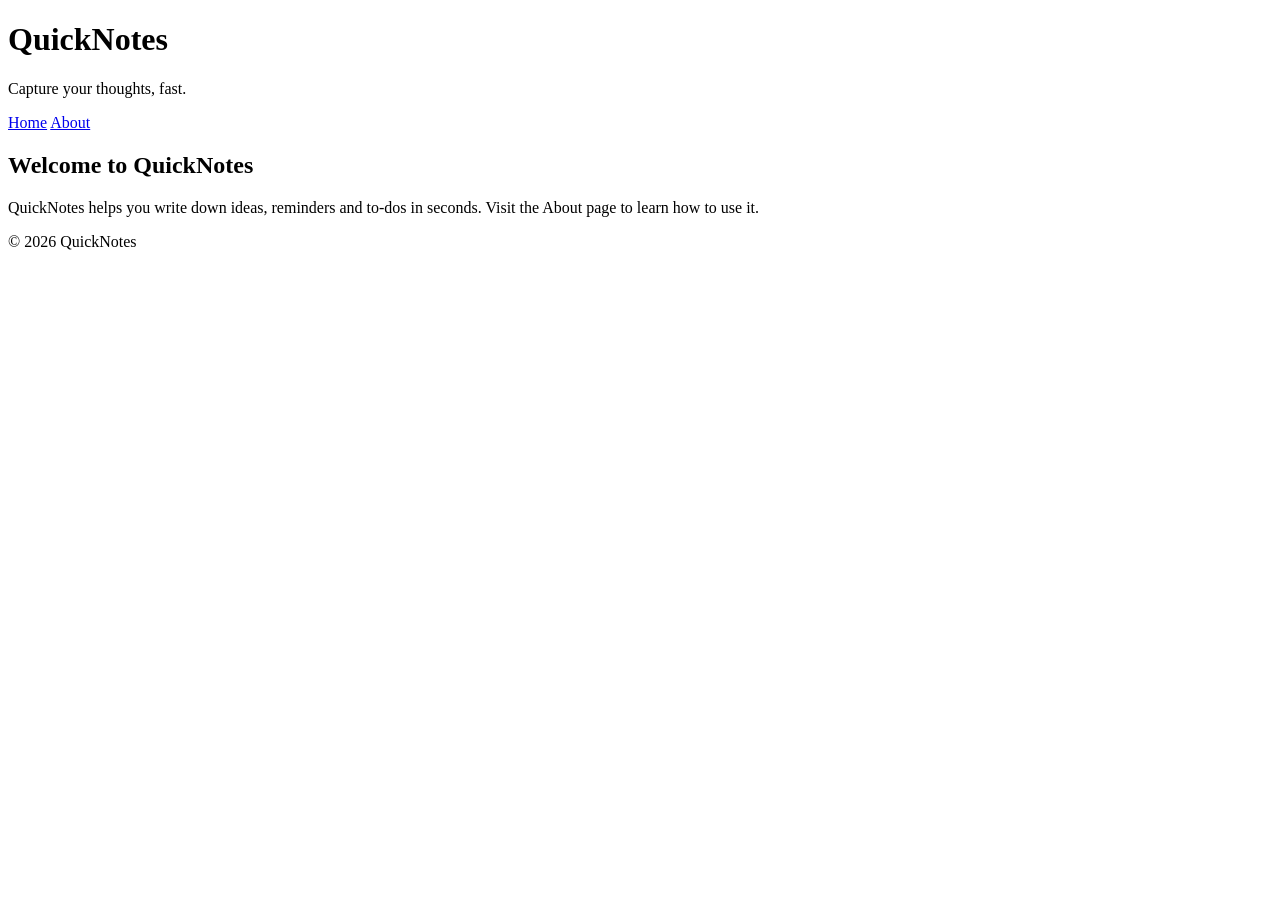
<file: day1/index.html>
<!DOCTYPE html>
<html lang="en">
<head>
  <meta charset="UTF-8">
  <meta name="viewport" content="width=device-width, initial-scale=1.0">
  <title>QuickNotes</title>
</head>
<body>
  <header>
    <h1>QuickNotes</h1>
    <p>Capture your thoughts, fast.</p>
    <nav>
      <a href="index.html">Home</a>
      <a href="about.html">About</a>
    </nav>
  </header>

  <main>
    <h2>Welcome to QuickNotes</h2>
    <p>
      QuickNotes helps you write down ideas, reminders and to-dos in seconds.
      Visit the About page to learn how to use it.
    </p>
  </main>

  <footer>
    <p>&copy; 2026 QuickNotes</p>
  </footer>
</body>
</html>
</file>
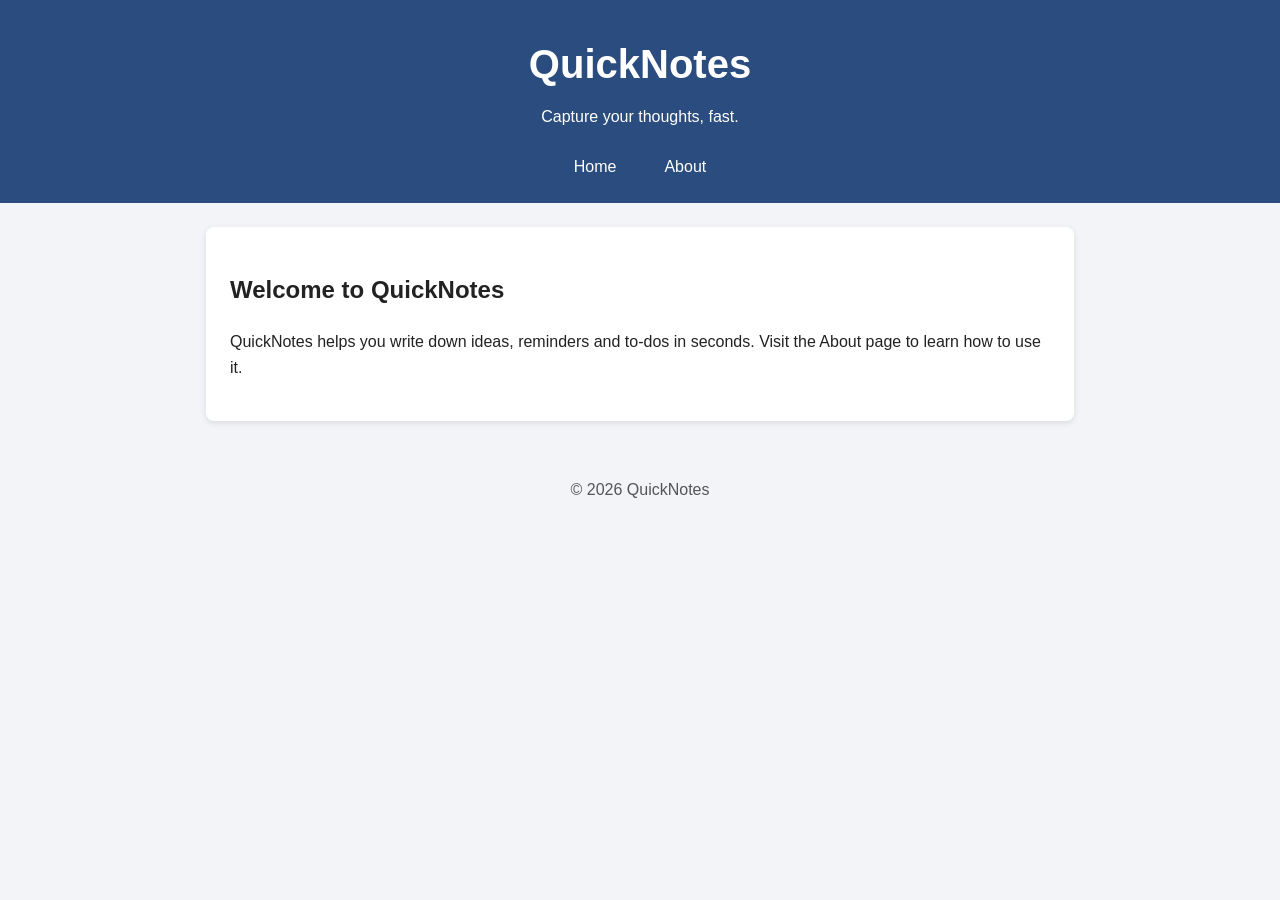
<file: day2/index.html>
<!DOCTYPE html>
<html lang="en">
<head>
  <meta charset="UTF-8">
  <meta name="viewport" content="width=device-width, initial-scale=1.0">
  <title>QuickNotes</title>
  <link rel="stylesheet" href="style.css">
</head>
<body>
  <header>
    <h1>QuickNotes</h1>
    <p>Capture your thoughts, fast.</p>
    <nav>
      <a href="index.html">Home</a>
      <a href="about.html">About</a>
    </nav>
  </header>

  <main>
    <section>
      <h2>Welcome to QuickNotes</h2>
      <p>
        QuickNotes helps you write down ideas, reminders and to-dos in seconds.
        Visit the About page to learn how to use it.
      </p>
    </section>
  </main>

  <footer>
    <p>&copy; 2026 QuickNotes</p>
  </footer>
</body>
</html>
</file>
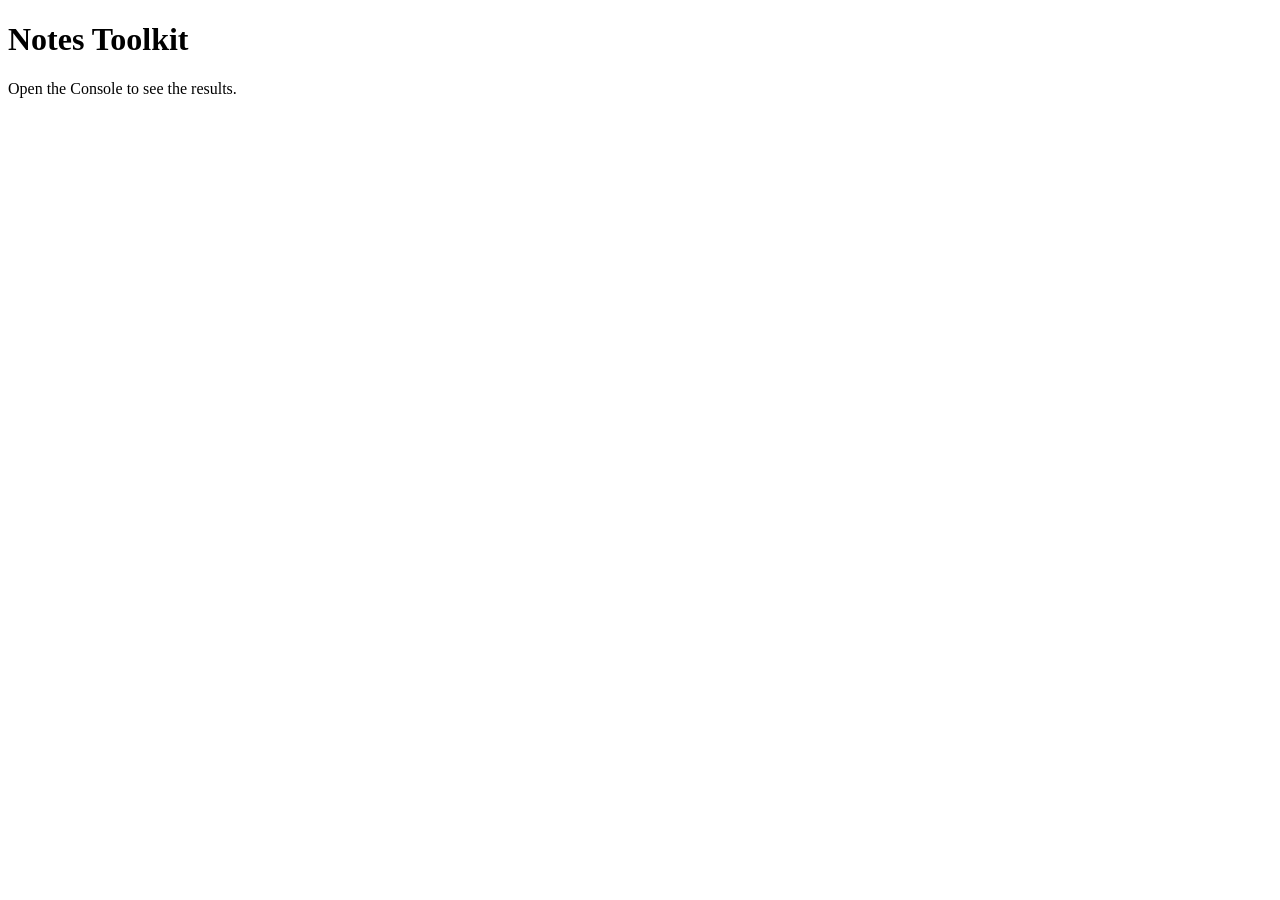
<file: day3/index.html>
<!DOCTYPE html>
<html lang="en">
<head>
  <meta charset="UTF-8">
  <meta name="viewport" content="width=device-width, initial-scale=1.0">
  <title>Notes Toolkit</title>
  <script src="script.js" defer></script>
</head>
<body>
  <h1>Notes Toolkit</h1>
  <p>Open the Console to see the results.</p>
</body>
</html>
</file>
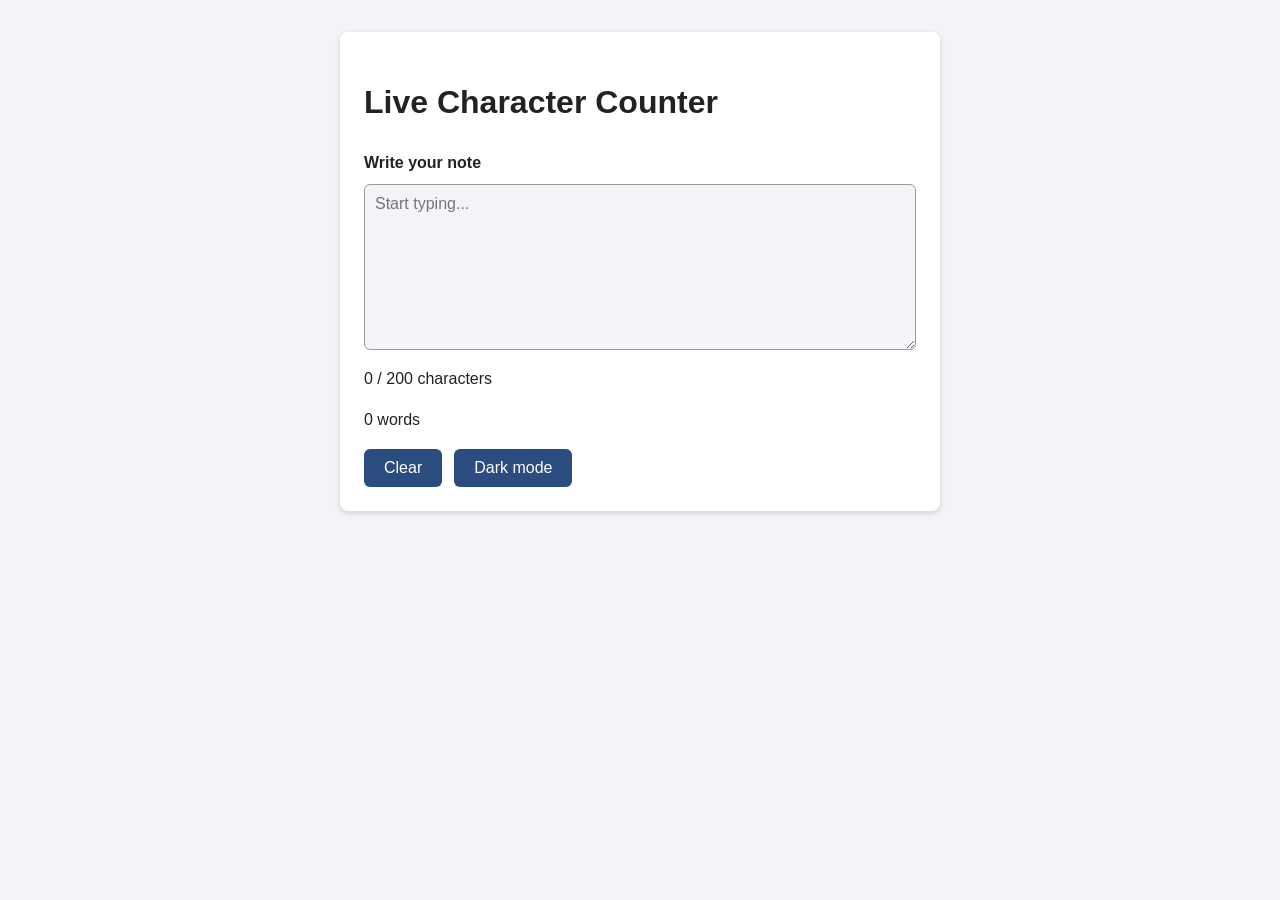
<file: day4/index.html>
<!DOCTYPE html>
<html lang="en">
<head>
  <meta charset="UTF-8">
  <meta name="viewport" content="width=device-width, initial-scale=1.0">
  <title>Live Character Counter</title>
  <link rel="stylesheet" href="style.css">
  <script src="script.js" defer></script>
</head>
<body>
  <main>
    <h1>Live Character Counter</h1>

    <label for="note-text">Write your note</label>
    <textarea id="note-text" rows="8" placeholder="Start typing..."></textarea>

    <p id="char-count">0 / 200 characters</p>
    <p id="word-count">0 words</p>

    <div class="buttons">
      <button id="clear-btn" type="button">Clear</button>
      <button id="theme-toggle" type="button">Dark mode</button>
    </div>
  </main>
</body>
</html>
</file>
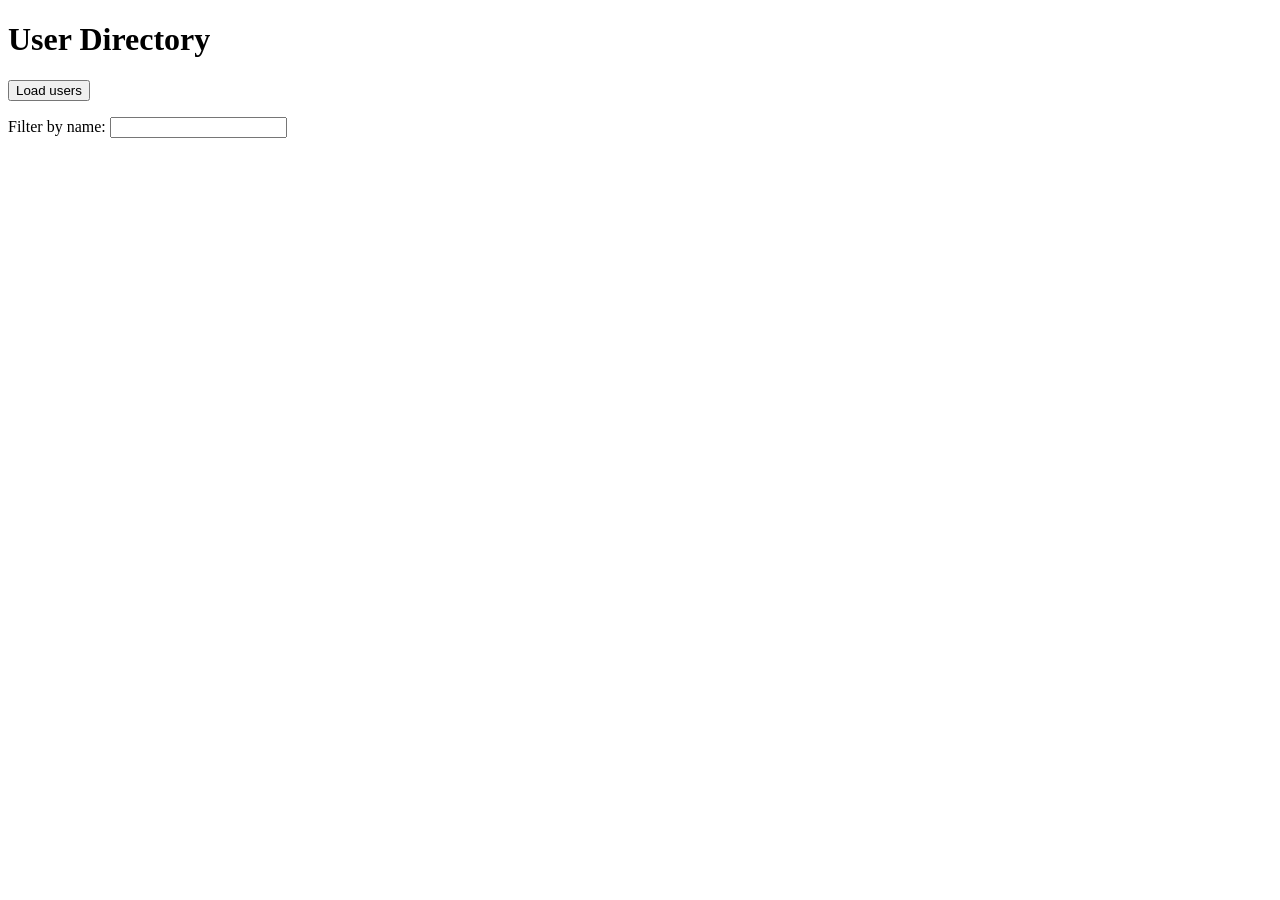
<file: day5/index.html>
<!DOCTYPE html>
<html lang="en">
<head>
  <meta charset="UTF-8">
  <meta name="viewport" content="width=device-width, initial-scale=1.0">
  <title>User Directory</title>
  <script src="users.js" defer></script>
</head>
<body>
  <h1>User Directory</h1>

  <button id="load-users" type="button">Load users</button>

  <p>
    <label for="filter-input">Filter by name:</label>
    <input id="filter-input" type="text">
  </p>

  <p id="status"></p>
  <ul id="users-list"></ul>
</body>
</html>
</file>
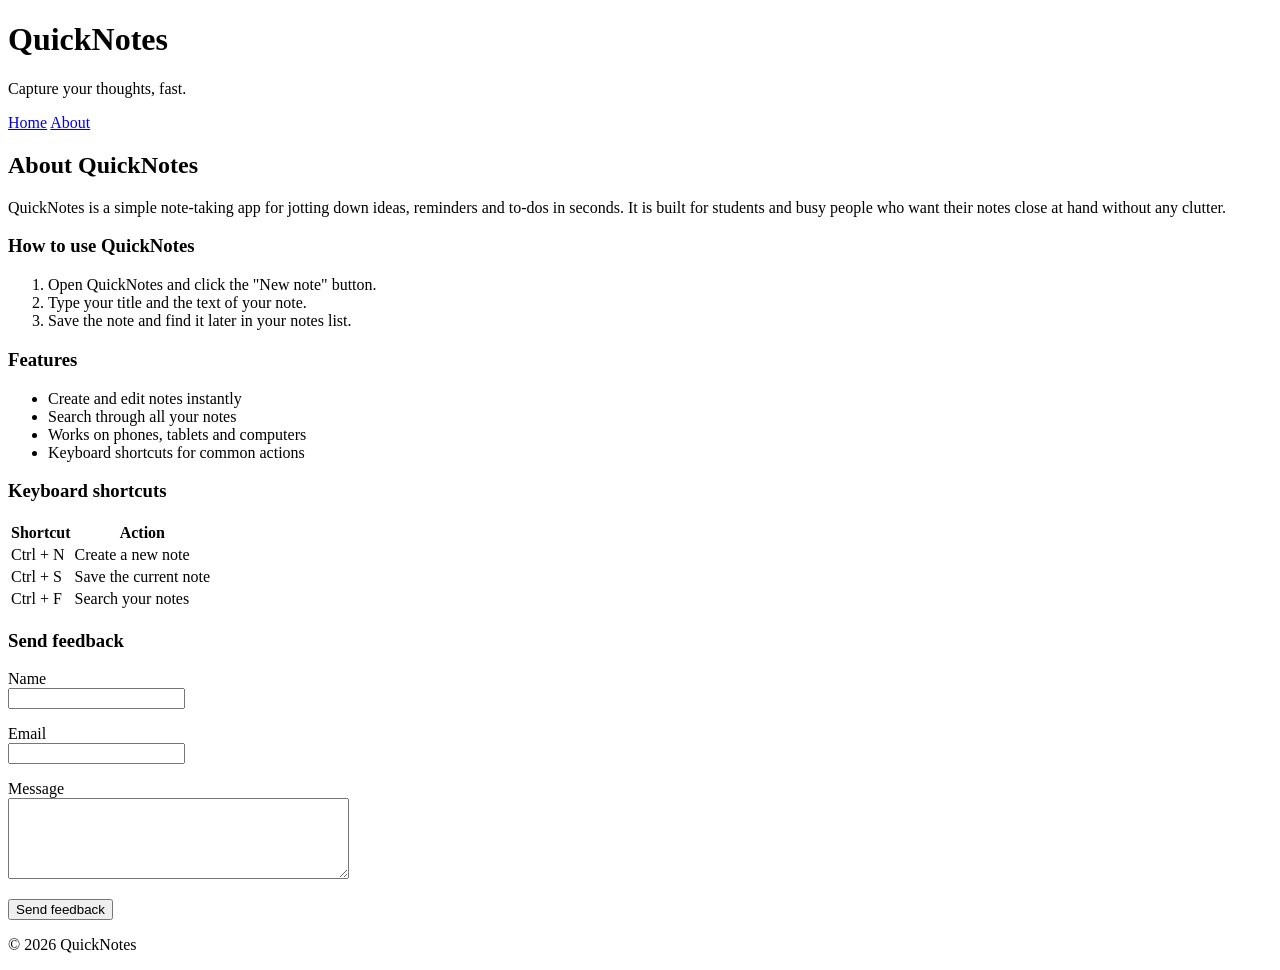
<file: day1/about.html>
<!DOCTYPE html>
<html lang="en">
<head>
  <meta charset="UTF-8">
  <meta name="viewport" content="width=device-width, initial-scale=1.0">
  <title>About QuickNotes</title>
</head>
<body>
  <header>
    <h1>QuickNotes</h1>
    <p>Capture your thoughts, fast.</p>
    <nav>
      <a href="index.html">Home</a>
      <a href="about.html">About</a>
    </nav>
  </header>

  <main>
    <h2>About QuickNotes</h2>
    <p>
      QuickNotes is a simple note-taking app for jotting down ideas, reminders and to-dos in seconds.
      It is built for students and busy people who want their notes close at hand without any clutter.
    </p>

    <section>
      <h3>How to use QuickNotes</h3>
      <ol>
        <li>Open QuickNotes and click the "New note" button.</li>
        <li>Type your title and the text of your note.</li>
        <li>Save the note and find it later in your notes list.</li>
      </ol>
    </section>

    <section>
      <h3>Features</h3>
      <ul>
        <li>Create and edit notes instantly</li>
        <li>Search through all your notes</li>
        <li>Works on phones, tablets and computers</li>
        <li>Keyboard shortcuts for common actions</li>
      </ul>
    </section>

    <section>
      <h3>Keyboard shortcuts</h3>
      <table>
        <tr>
          <th>Shortcut</th>
          <th>Action</th>
        </tr>
        <tr>
          <td>Ctrl + N</td>
          <td>Create a new note</td>
        </tr>
        <tr>
          <td>Ctrl + S</td>
          <td>Save the current note</td>
        </tr>
        <tr>
          <td>Ctrl + F</td>
          <td>Search your notes</td>
        </tr>
      </table>
    </section>

    <section>
      <h3>Send feedback</h3>
      <form action="#" method="post">
        <p>
          <label for="name">Name</label><br>
          <input type="text" id="name" name="name" required>
        </p>
        <p>
          <label for="email">Email</label><br>
          <input type="email" id="email" name="email" required>
        </p>
        <p>
          <label for="message">Message</label><br>
          <textarea id="message" name="message" rows="5" cols="40" required></textarea>
        </p>
        <button type="submit">Send feedback</button>
      </form>
    </section>
  </main>

  <footer>
    <p>&copy; 2026 QuickNotes</p>
  </footer>
</body>
</html>
</file>
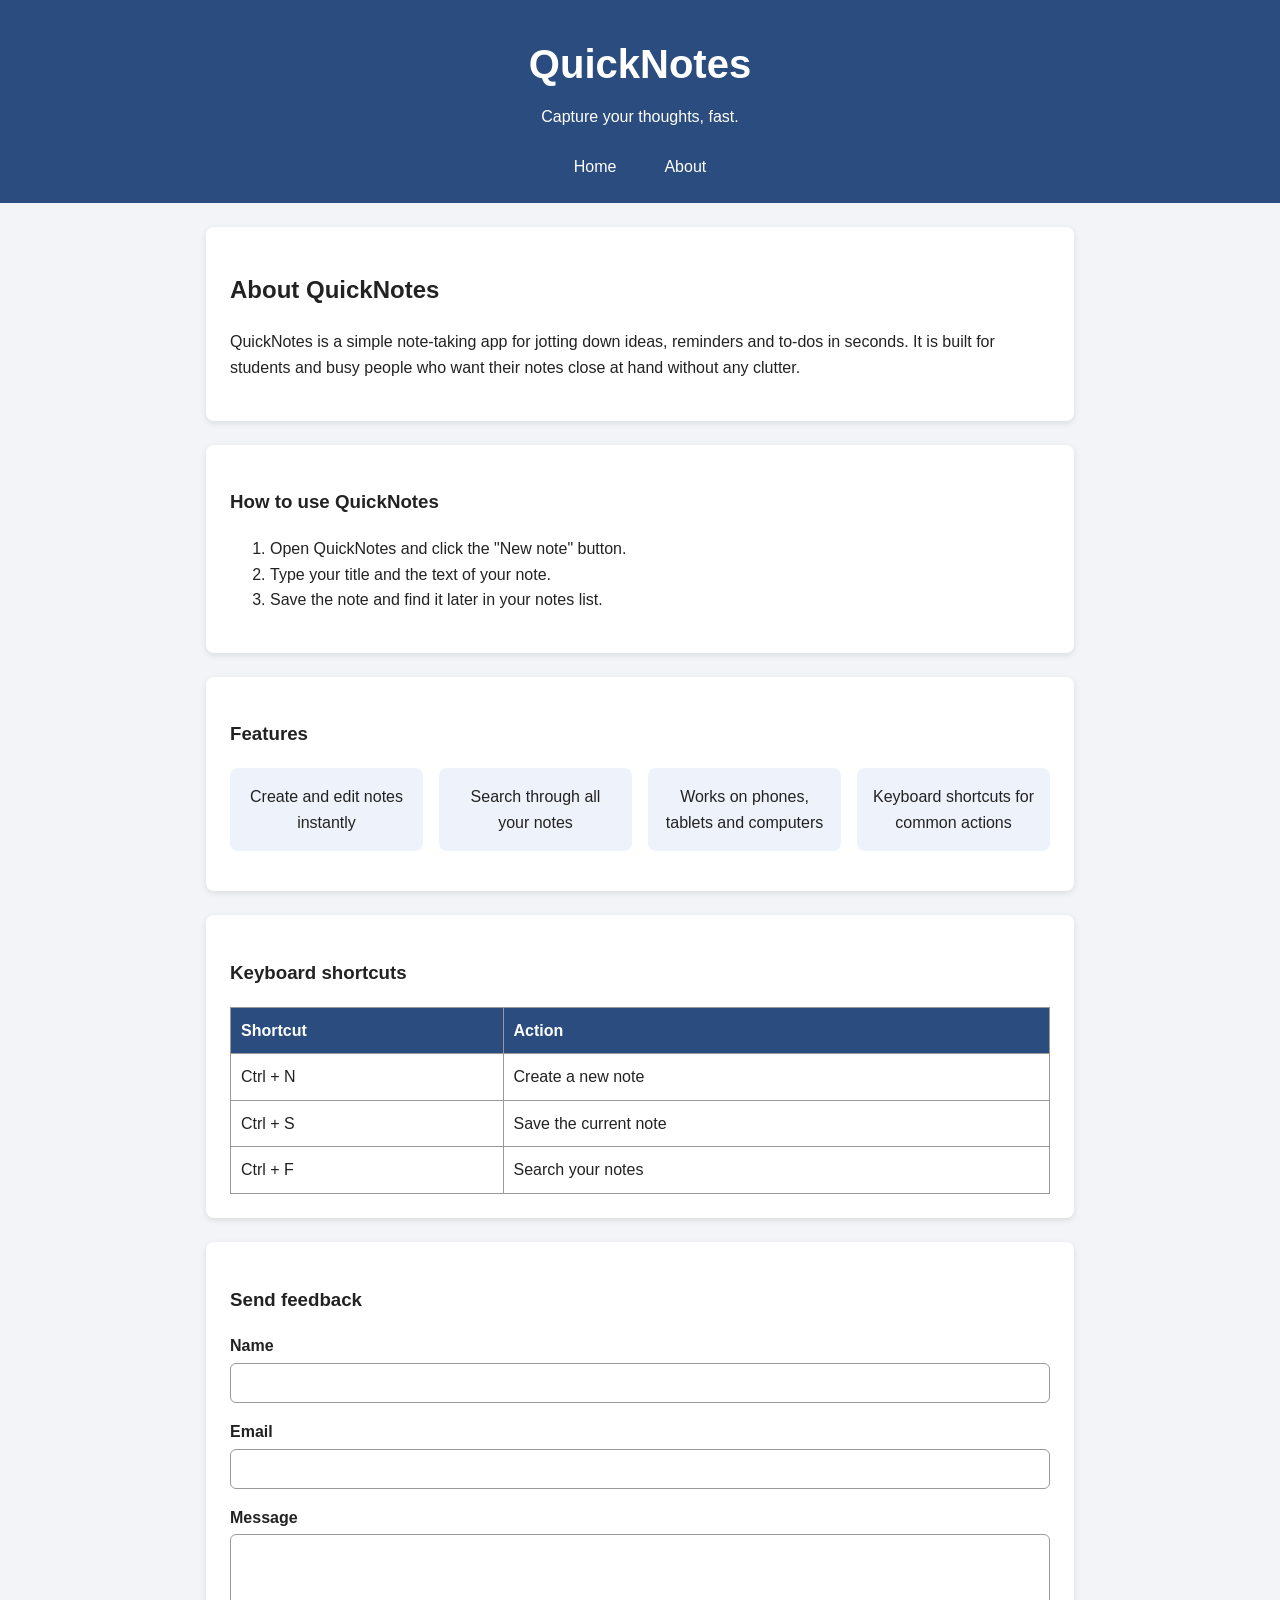
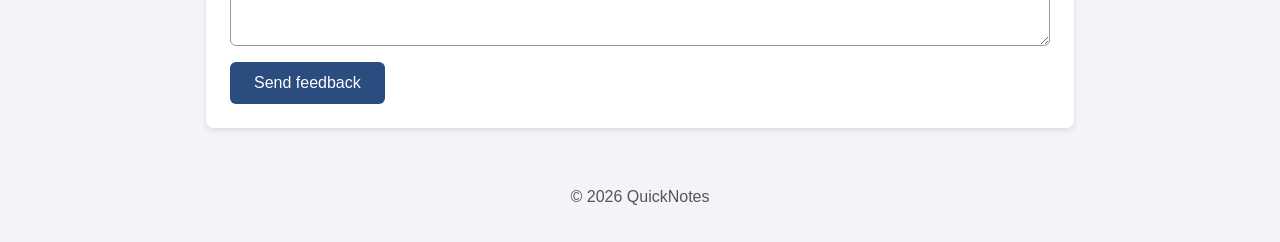
<file: day2/about.html>
<!DOCTYPE html>
<html lang="en">
<head>
  <meta charset="UTF-8">
  <meta name="viewport" content="width=device-width, initial-scale=1.0">
  <title>About QuickNotes</title>
  <link rel="stylesheet" href="style.css">
</head>
<body>
  <header>
    <h1>QuickNotes</h1>
    <p>Capture your thoughts, fast.</p>
    <nav>
      <a href="index.html">Home</a>
      <a href="about.html">About</a>
    </nav>
  </header>

  <main>
    <section>
      <h2>About QuickNotes</h2>
      <p>
        QuickNotes is a simple note-taking app for jotting down ideas, reminders and to-dos in seconds.
        It is built for students and busy people who want their notes close at hand without any clutter.
      </p>
    </section>

    <section>
      <h3>How to use QuickNotes</h3>
      <ol>
        <li>Open QuickNotes and click the "New note" button.</li>
        <li>Type your title and the text of your note.</li>
        <li>Save the note and find it later in your notes list.</li>
      </ol>
    </section>

    <section>
      <h3>Features</h3>
      <ul class="features">
        <li>Create and edit notes instantly</li>
        <li>Search through all your notes</li>
        <li>Works on phones, tablets and computers</li>
        <li>Keyboard shortcuts for common actions</li>
      </ul>
    </section>

    <section>
      <h3>Keyboard shortcuts</h3>
      <table>
        <tr>
          <th>Shortcut</th>
          <th>Action</th>
        </tr>
        <tr>
          <td>Ctrl + N</td>
          <td>Create a new note</td>
        </tr>
        <tr>
          <td>Ctrl + S</td>
          <td>Save the current note</td>
        </tr>
        <tr>
          <td>Ctrl + F</td>
          <td>Search your notes</td>
        </tr>
      </table>
    </section>

    <section>
      <h3>Send feedback</h3>
      <form action="#" method="post">
        <p>
          <label for="name">Name</label>
          <input type="text" id="name" name="name" required>
        </p>
        <p>
          <label for="email">Email</label>
          <input type="email" id="email" name="email" required>
        </p>
        <p>
          <label for="message">Message</label>
          <textarea id="message" name="message" rows="5" required></textarea>
        </p>
        <button type="submit">Send feedback</button>
      </form>
    </section>
  </main>

  <footer>
    <p>&copy; 2026 QuickNotes</p>
  </footer>
</body>
</html>
</file>
<file: day2/style.css>
/* Reset */
*,
*::before,
*::after {
  box-sizing: border-box;
}

body {
  margin: 0;
  font-family: Arial, Helvetica, sans-serif;
  line-height: 1.6;
  color: #222;
  background: #f2f4f8;
}

/* Header */
header {
  background: #2b4c7e;
  color: #fff;
  text-align: center;
  padding: 32px 16px 16px;
}

header h1 {
  margin: 0 0 8px;
  font-size: 2.5rem;
}

header p {
  margin: 0 0 16px;
}

/* Navigation */
nav {
  display: flex;
  justify-content: center;
  gap: 16px;
}

nav a {
  color: #fff;
  text-decoration: none;
  padding: 8px 16px;
  border-radius: 6px;
  transition: background-color 0.3s ease;
}

nav a:hover {
  background: #1a3358;
}

/* Main */
main {
  max-width: 900px;
  margin: 24px auto;
  padding: 0 16px;
}

section {
  background: #fff;
  padding: 24px;
  margin-bottom: 24px;
  border-radius: 8px;
  box-shadow: 0 2px 6px rgba(0, 0, 0, 0.1);
}

/* Features as cards */
.features {
  list-style: none;
  padding: 0;
  display: grid;
  grid-template-columns: repeat(auto-fit, minmax(180px, 1fr));
  gap: 16px;
}

.features li {
  background: #eef3fb;
  padding: 16px;
  border-radius: 8px;
  text-align: center;
}

/* Table */
table {
  width: 100%;
  border-collapse: collapse;
}

th,
td {
  border: 1px solid #999;
  padding: 10px;
  text-align: left;
}

th {
  background: #2b4c7e;
  color: #fff;
}

/* Form */
form p {
  margin: 0 0 16px;
}

label {
  font-weight: bold;
}

input,
textarea {
  display: block;
  width: 100%;
  padding: 10px;
  margin-top: 4px;
  border: 1px solid #999;
  border-radius: 6px;
  font-family: inherit;
  font-size: 1rem;
}

/* Buttons */
button {
  background: #2b4c7e;
  color: #fff;
  border: none;
  padding: 12px 24px;
  border-radius: 6px;
  font-size: 1rem;
  cursor: pointer;
  transition: background-color 0.3s ease, transform 0.2s ease;
}

button:hover {
  background: #1a3358;
  transform: translateY(-2px);
}

/* Footer */
footer {
  text-align: center;
  padding: 16px;
  color: #555;
}

/* Small screens */
@media (max-width: 600px) {
  header {
    padding: 16px 8px 8px;
  }

  header h1 {
    font-size: 1.6rem;
  }

  section {
    padding: 16px;
  }
}
</file>
<file: day4/style.css>
:root {
  --bg: #f2f4f8;
  --card: #ffffff;
  --text: #222222;
  --border: #999999;
  --accent: #2b4c7e;
  --accent-hover: #1a3358;
  --warning: #e67e00;
  --over: #d00000;
}

body.dark {
  --bg: #121820;
  --card: #1e2733;
  --text: #e8ecf1;
  --border: #55657a;
  --accent: #5b8fd6;
  --accent-hover: #7aa6e6;
  --warning: #ffb347;
  --over: #ff6b6b;
}

*,
*::before,
*::after {
  box-sizing: border-box;
}

body {
  margin: 0;
  font-family: Arial, Helvetica, sans-serif;
  line-height: 1.6;
  background: var(--bg);
  color: var(--text);
  transition: background-color 0.3s ease, color 0.3s ease;
}

main {
  max-width: 600px;
  margin: 32px auto;
  padding: 24px;
  background: var(--card);
  border-radius: 8px;
  box-shadow: 0 2px 6px rgba(0, 0, 0, 0.15);
}

label {
  display: block;
  font-weight: bold;
  margin-bottom: 8px;
}

textarea {
  display: block;
  width: 100%;
  padding: 10px;
  font-family: inherit;
  font-size: 1rem;
  background: var(--bg);
  color: var(--text);
  border: 1px solid var(--border);
  border-radius: 6px;
  resize: vertical;
}

.buttons {
  display: flex;
  gap: 12px;
  margin-top: 16px;
}

button {
  background: var(--accent);
  color: #fff;
  border: none;
  padding: 10px 20px;
  border-radius: 6px;
  font-size: 1rem;
  cursor: pointer;
  transition: background-color 0.3s ease;
}

button:hover {
  background: var(--accent-hover);
}

.warning {
  color: var(--warning);
}

.over {
  color: var(--over);
  font-weight: bold;
}
</file>
